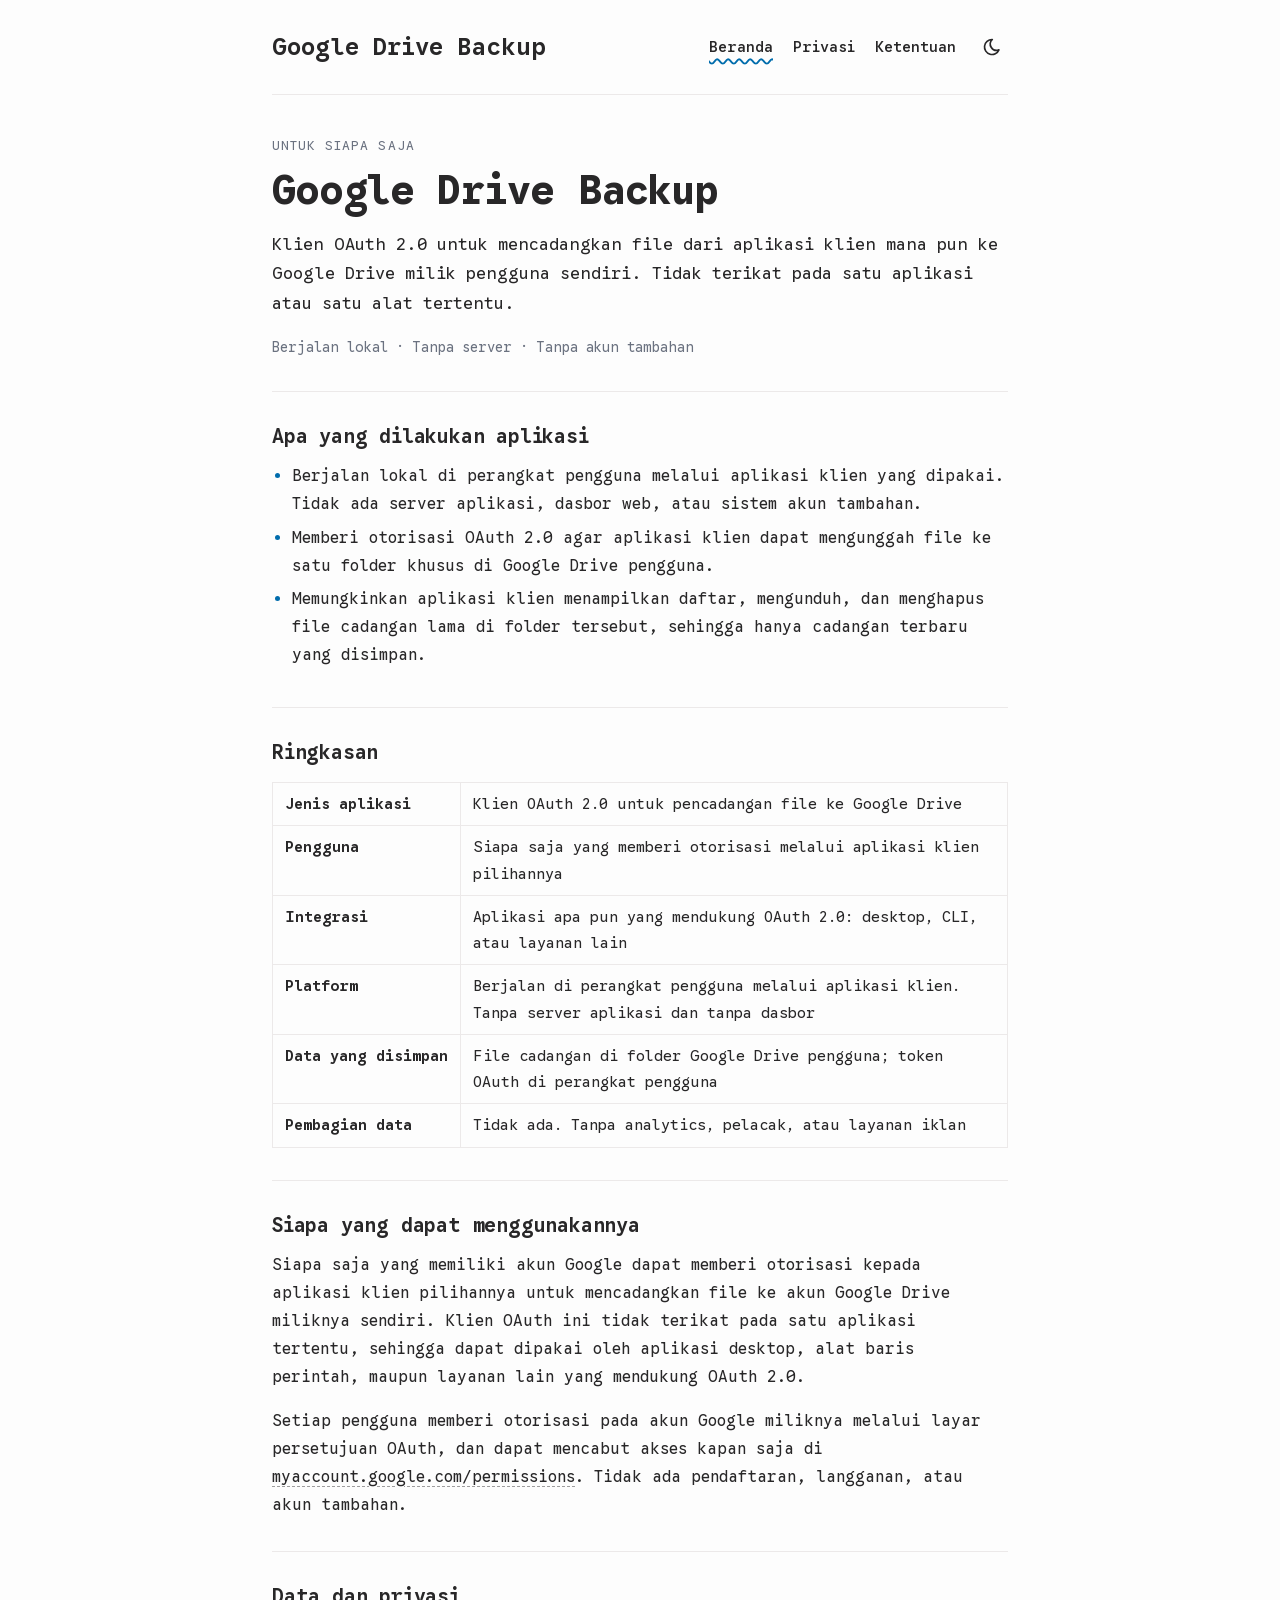
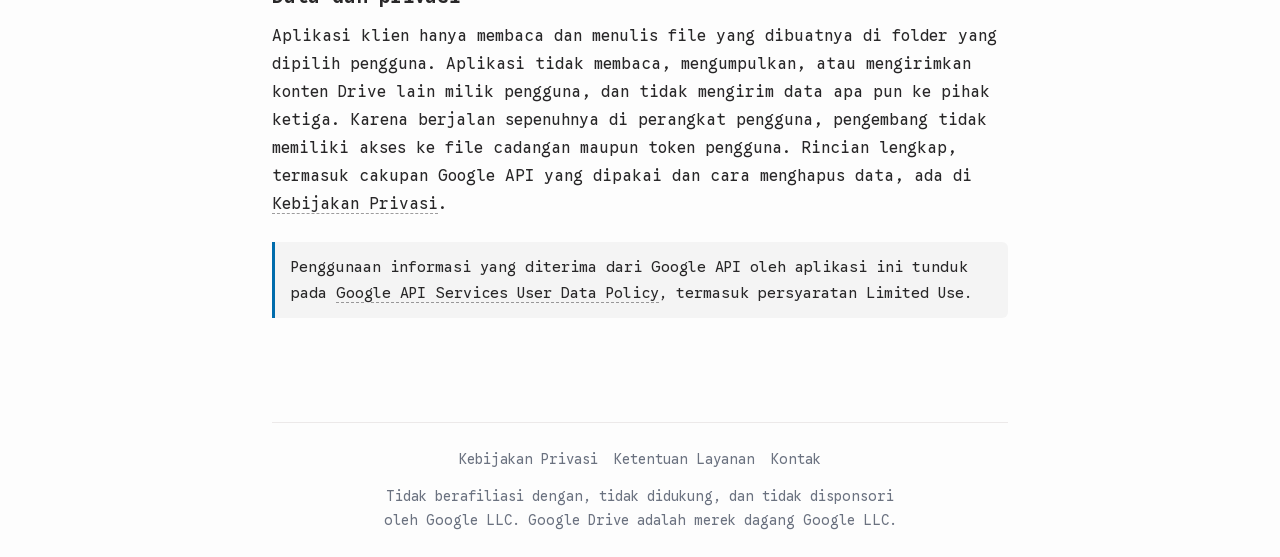
<file: index.html>
<!doctype html>
<html lang="id">
<head>
<meta charset="utf-8">
<meta name="viewport" content="width=device-width, initial-scale=1">
<title>Google Drive Backup</title>
<meta name="description" content="Halaman utama klien OAuth 2.0 yang dapat dipakai aplikasi mana pun untuk mencadangkan file ke Google Drive milik pengguna sendiri.">
<meta name="color-scheme" content="light dark">
<meta name="theme-color" content="#fdfdfd">
<link rel="icon" type="image/svg+xml" href="./assets/favicon.svg">
<script>
  (function () {
    try {
      var theme = localStorage.getItem("theme");
      if (!theme) {
        theme = window.matchMedia("(prefers-color-scheme: dark)").matches
          ? "dark"
          : "light";
      }
      document.documentElement.setAttribute("data-theme", theme);
    } catch (error) {}
  })();
</script>
<link rel="stylesheet" href="./assets/style.css">
</head>
<body>
<a class="skip-link" href="#main-content">Lewati ke konten</a>

<header class="app-layout">
  <div class="header-inner">
    <a class="site-title" href="./index.html">Google Drive Backup</a>
    <nav aria-label="Navigasi utama">
      <ul class="nav-list">
        <li><a href="./index.html" aria-current="page">Beranda</a></li>
        <li><a href="./privacy.html">Privasi</a></li>
        <li><a href="./terms.html">Ketentuan</a></li>
        <li>
          <button id="theme-btn" class="theme-btn" type="button" aria-label="Ganti tema">
            <svg class="icon-moon" xmlns="http://www.w3.org/2000/svg" viewBox="0 0 24 24" fill="none" stroke="currentColor" stroke-width="2" stroke-linecap="round" stroke-linejoin="round" aria-hidden="true">
              <path d="M12 3c.132 0 .263 0 .393 0a7.5 7.5 0 0 0 7.92 12.446a9 9 0 1 1 -8.313 -12.454z" />
            </svg>
            <svg class="icon-sun" xmlns="http://www.w3.org/2000/svg" viewBox="0 0 24 24" fill="none" stroke="currentColor" stroke-width="2" stroke-linecap="round" stroke-linejoin="round" aria-hidden="true">
              <path d="M14.828 14.828a4 4 0 1 0 -5.656 -5.656a4 4 0 0 0 5.656 5.656z" />
              <path d="M6.343 17.657l-1.414 1.414" />
              <path d="M6.343 6.343l-1.414 -1.414" />
              <path d="M17.657 6.343l1.414 -1.414" />
              <path d="M17.657 17.657l1.414 1.414" />
              <path d="M4 12h-2" />
              <path d="M12 4v-2" />
              <path d="M20 12h2" />
              <path d="M12 20v2" />
            </svg>
          </button>
        </li>
      </ul>
    </nav>
  </div>
</header>

<main id="main-content" class="app-layout">
  <section class="hero">
    <p class="eyebrow">Untuk siapa saja</p>
    <h1>Google Drive Backup</h1>
    <p class="lede">
      Klien OAuth 2.0 untuk mencadangkan file dari aplikasi klien mana pun ke Google Drive
      milik pengguna sendiri. Tidak terikat pada satu aplikasi atau satu alat tertentu.
    </p>
    <p class="meta">Berjalan lokal &middot; Tanpa server &middot; Tanpa akun tambahan</p>
  </section>

  <section class="section">
    <h2>Apa yang dilakukan aplikasi</h2>
    <ul>
      <li>Berjalan lokal di perangkat pengguna melalui aplikasi klien yang dipakai. Tidak ada server aplikasi, dasbor web, atau sistem akun tambahan.</li>
      <li>Memberi otorisasi OAuth 2.0 agar aplikasi klien dapat mengunggah file ke satu folder khusus di Google Drive pengguna.</li>
      <li>Memungkinkan aplikasi klien menampilkan daftar, mengunduh, dan menghapus file cadangan lama di folder tersebut, sehingga hanya cadangan terbaru yang disimpan.</li>
    </ul>
  </section>

  <section class="section">
    <h2>Ringkasan</h2>
    <div class="table-wrap">
      <table>
        <tbody>
          <tr>
            <th scope="row">Jenis aplikasi</th>
            <td>Klien OAuth 2.0 untuk pencadangan file ke Google Drive</td>
          </tr>
          <tr>
            <th scope="row">Pengguna</th>
            <td>Siapa saja yang memberi otorisasi melalui aplikasi klien pilihannya</td>
          </tr>
          <tr>
            <th scope="row">Integrasi</th>
            <td>Aplikasi apa pun yang mendukung OAuth 2.0: desktop, CLI, atau layanan lain</td>
          </tr>
          <tr>
            <th scope="row">Platform</th>
            <td>Berjalan di perangkat pengguna melalui aplikasi klien. Tanpa server aplikasi dan tanpa dasbor</td>
          </tr>
          <tr>
            <th scope="row">Data yang disimpan</th>
            <td>File cadangan di folder Google Drive pengguna; token OAuth di perangkat pengguna</td>
          </tr>
          <tr>
            <th scope="row">Pembagian data</th>
            <td>Tidak ada. Tanpa analytics, pelacak, atau layanan iklan</td>
          </tr>
        </tbody>
      </table>
    </div>
  </section>

  <section class="section">
    <h2>Siapa yang dapat menggunakannya</h2>
    <p>
      Siapa saja yang memiliki akun Google dapat memberi otorisasi kepada aplikasi klien pilihannya
      untuk mencadangkan file ke akun Google Drive miliknya sendiri. Klien OAuth ini tidak terikat
      pada satu aplikasi tertentu, sehingga dapat dipakai oleh aplikasi desktop, alat baris perintah,
      maupun layanan lain yang mendukung OAuth 2.0.
    </p>
    <p>
      Setiap pengguna memberi otorisasi pada akun Google miliknya melalui layar persetujuan OAuth,
      dan dapat mencabut akses kapan saja di
      <a href="https://myaccount.google.com/permissions">myaccount.google.com/permissions</a>.
      Tidak ada pendaftaran, langganan, atau akun tambahan.
    </p>
  </section>

  <section class="section">
    <h2>Data dan privasi</h2>
    <p>
      Aplikasi klien hanya membaca dan menulis file yang dibuatnya di folder yang dipilih pengguna.
      Aplikasi tidak membaca, mengumpulkan, atau mengirimkan konten Drive lain milik pengguna,
      dan tidak mengirim data apa pun ke pihak ketiga. Karena berjalan sepenuhnya di perangkat
      pengguna, pengembang tidak memiliki akses ke file cadangan maupun token pengguna.
      Rincian lengkap, termasuk cakupan Google API yang dipakai dan cara menghapus data, ada di
      <a href="./privacy.html">Kebijakan Privasi</a>.
    </p>
    <div class="note">
      <p>
        Penggunaan informasi yang diterima dari Google API oleh aplikasi ini tunduk pada
        <a href="https://developers.google.com/terms/api-services-user-data-policy">Google API Services User Data Policy</a>,
        termasuk persyaratan Limited Use.
      </p>
    </div>
  </section>
</main>

<footer class="app-layout">
  <div class="footer-inner">
    <ul class="footer-links">
      <li><a href="./privacy.html">Kebijakan Privasi</a></li>
      <li><a href="./terms.html">Ketentuan Layanan</a></li>
      <li><a href="mailto:arvib@fazriansyah.eu.org">Kontak</a></li>
    </ul>
    <p>
      Tidak berafiliasi dengan, tidak didukung, dan tidak disponsori oleh Google LLC.
      Google Drive adalah merek dagang Google LLC.
    </p>
  </div>
</footer>

<script src="./assets/theme.js" defer></script>
</body>
</html>
</file>
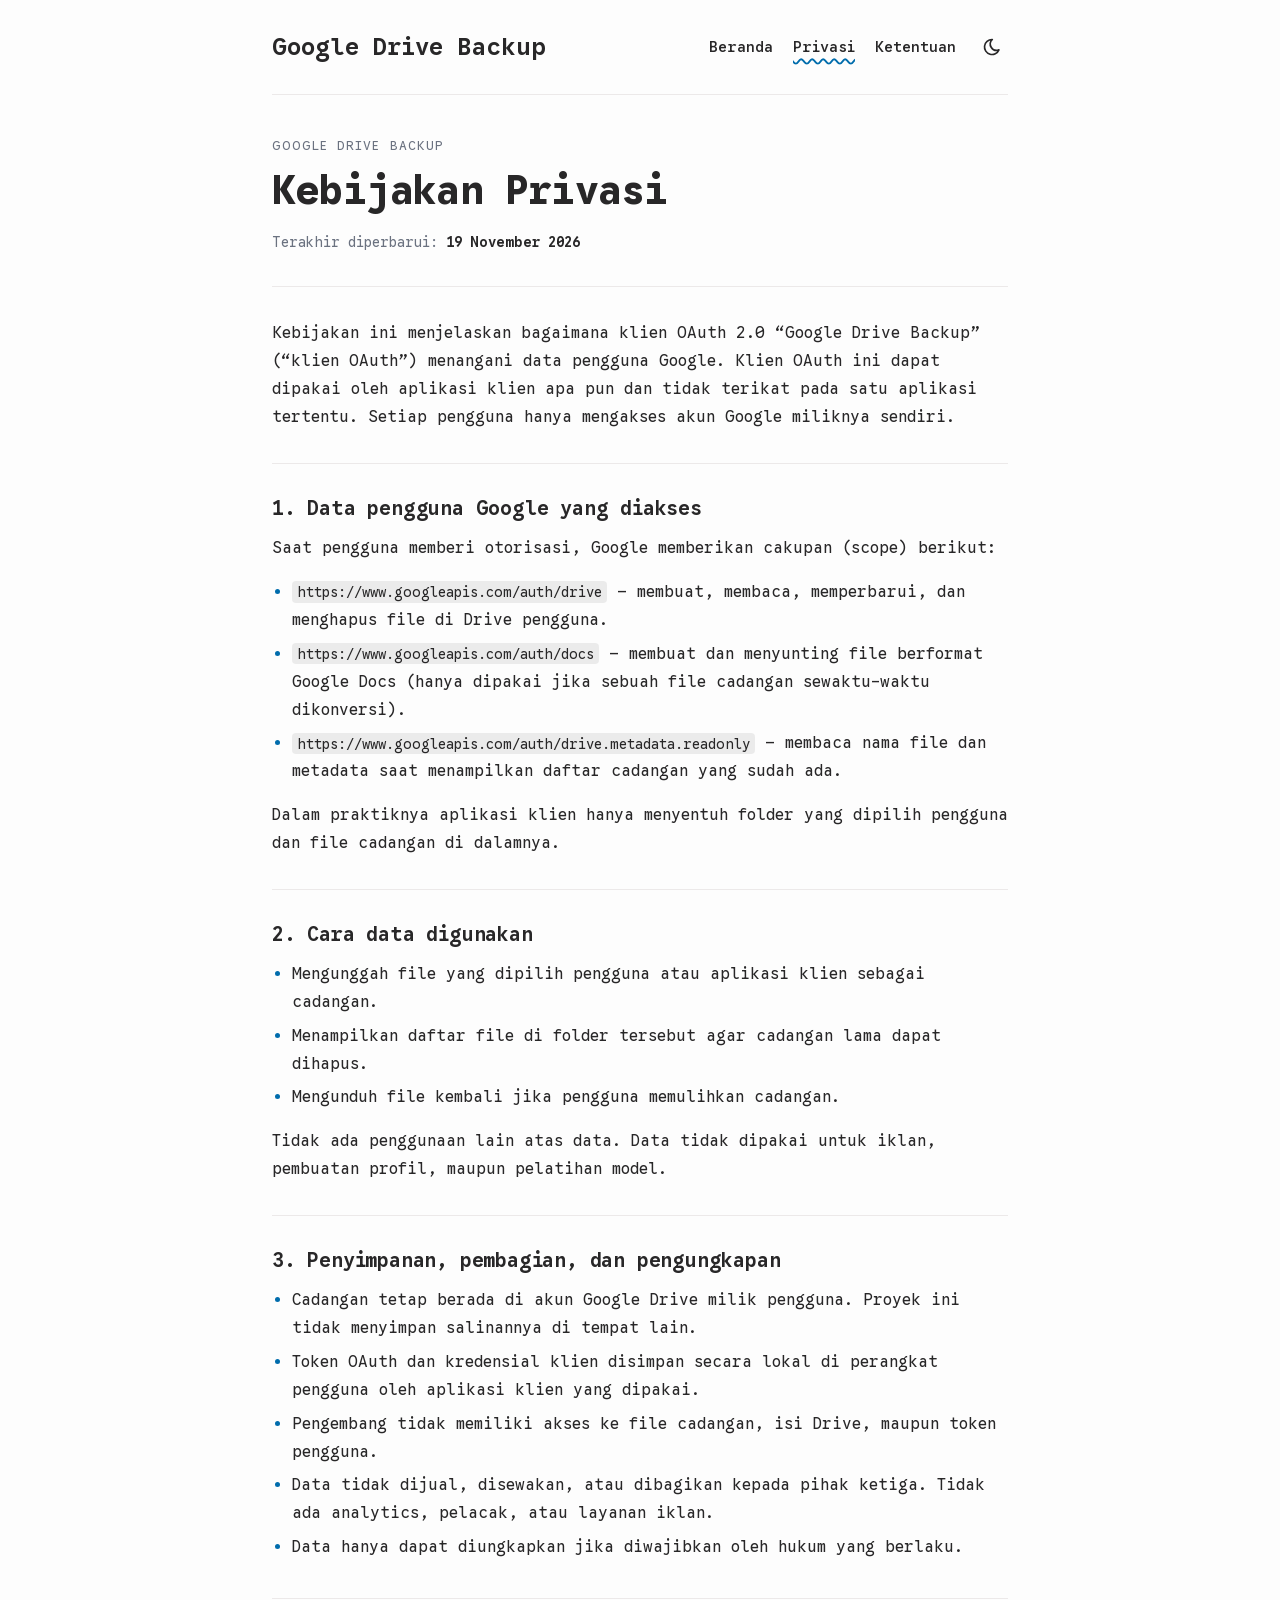
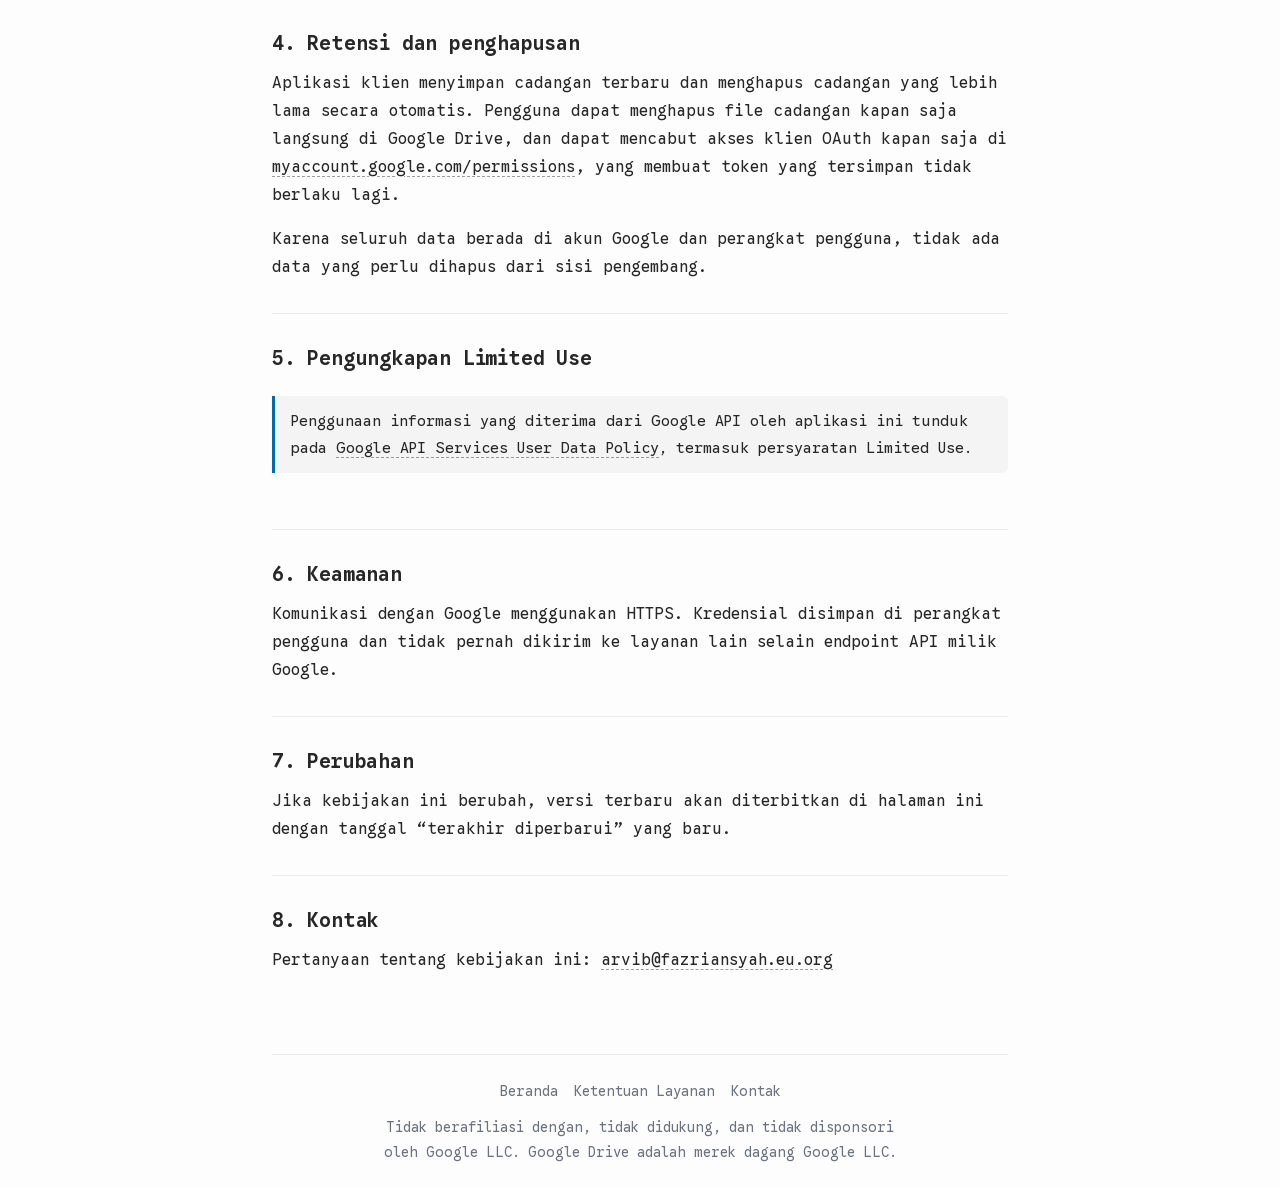
<file: privacy.html>
<!doctype html>
<html lang="id">
<head>
<meta charset="utf-8">
<meta name="viewport" content="width=device-width, initial-scale=1">
<title>Kebijakan Privasi &mdash; Google Drive Backup</title>
<meta name="description" content="Kebijakan privasi klien OAuth 2.0 yang dapat dipakai aplikasi mana pun untuk mencadangkan file ke Google Drive milik pengguna sendiri.">
<meta name="color-scheme" content="light dark">
<meta name="theme-color" content="#fdfdfd">
<link rel="icon" type="image/svg+xml" href="./assets/favicon.svg">
<script>
  (function () {
    try {
      var theme = localStorage.getItem("theme");
      if (!theme) {
        theme = window.matchMedia("(prefers-color-scheme: dark)").matches
          ? "dark"
          : "light";
      }
      document.documentElement.setAttribute("data-theme", theme);
    } catch (error) {}
  })();
</script>
<link rel="stylesheet" href="./assets/style.css">
</head>
<body>
<a class="skip-link" href="#main-content">Lewati ke konten</a>

<header class="app-layout">
  <div class="header-inner">
    <a class="site-title" href="./index.html">Google Drive Backup</a>
    <nav aria-label="Navigasi utama">
      <ul class="nav-list">
        <li><a href="./index.html">Beranda</a></li>
        <li><a href="./privacy.html" aria-current="page">Privasi</a></li>
        <li><a href="./terms.html">Ketentuan</a></li>
        <li>
          <button id="theme-btn" class="theme-btn" type="button" aria-label="Ganti tema">
            <svg class="icon-moon" xmlns="http://www.w3.org/2000/svg" viewBox="0 0 24 24" fill="none" stroke="currentColor" stroke-width="2" stroke-linecap="round" stroke-linejoin="round" aria-hidden="true">
              <path d="M12 3c.132 0 .263 0 .393 0a7.5 7.5 0 0 0 7.92 12.446a9 9 0 1 1 -8.313 -12.454z" />
            </svg>
            <svg class="icon-sun" xmlns="http://www.w3.org/2000/svg" viewBox="0 0 24 24" fill="none" stroke="currentColor" stroke-width="2" stroke-linecap="round" stroke-linejoin="round" aria-hidden="true">
              <path d="M14.828 14.828a4 4 0 1 0 -5.656 -5.656a4 4 0 0 0 5.656 5.656z" />
              <path d="M6.343 17.657l-1.414 1.414" />
              <path d="M6.343 6.343l-1.414 -1.414" />
              <path d="M17.657 6.343l1.414 -1.414" />
              <path d="M17.657 17.657l1.414 1.414" />
              <path d="M4 12h-2" />
              <path d="M12 4v-2" />
              <path d="M20 12h2" />
              <path d="M12 20v2" />
            </svg>
          </button>
        </li>
      </ul>
    </nav>
  </div>
</header>

<main id="main-content" class="app-layout">
  <section class="hero">
    <p class="eyebrow">Google Drive Backup</p>
    <h1>Kebijakan Privasi</h1>
    <p class="meta">Terakhir diperbarui: <strong>19 November 2026</strong></p>
  </section>

  <section class="section">
    <p>
      Kebijakan ini menjelaskan bagaimana klien OAuth 2.0 &ldquo;Google Drive Backup&rdquo;
      (&ldquo;klien OAuth&rdquo;) menangani data pengguna Google. Klien OAuth ini dapat dipakai oleh
      aplikasi klien apa pun dan tidak terikat pada satu aplikasi tertentu. Setiap pengguna hanya
      mengakses akun Google miliknya sendiri.
    </p>
  </section>

  <section class="section">
    <h2>1. Data pengguna Google yang diakses</h2>
    <p>Saat pengguna memberi otorisasi, Google memberikan cakupan (scope) berikut:</p>
    <ul>
      <li><code>https://www.googleapis.com/auth/drive</code> &mdash; membuat, membaca, memperbarui, dan menghapus file di Drive pengguna.</li>
      <li><code>https://www.googleapis.com/auth/docs</code> &mdash; membuat dan menyunting file berformat Google Docs (hanya dipakai jika sebuah file cadangan sewaktu-waktu dikonversi).</li>
      <li><code>https://www.googleapis.com/auth/drive.metadata.readonly</code> &mdash; membaca nama file dan metadata saat menampilkan daftar cadangan yang sudah ada.</li>
    </ul>
    <p>Dalam praktiknya aplikasi klien hanya menyentuh folder yang dipilih pengguna dan file cadangan di dalamnya.</p>
  </section>

  <section class="section">
    <h2>2. Cara data digunakan</h2>
    <ul>
      <li>Mengunggah file yang dipilih pengguna atau aplikasi klien sebagai cadangan.</li>
      <li>Menampilkan daftar file di folder tersebut agar cadangan lama dapat dihapus.</li>
      <li>Mengunduh file kembali jika pengguna memulihkan cadangan.</li>
    </ul>
    <p>
      Tidak ada penggunaan lain atas data. Data tidak dipakai untuk iklan, pembuatan profil,
      maupun pelatihan model.
    </p>
  </section>

  <section class="section">
    <h2>3. Penyimpanan, pembagian, dan pengungkapan</h2>
    <ul>
      <li>Cadangan tetap berada di akun Google Drive milik pengguna. Proyek ini tidak menyimpan salinannya di tempat lain.</li>
      <li>Token OAuth dan kredensial klien disimpan secara lokal di perangkat pengguna oleh aplikasi klien yang dipakai.</li>
      <li>Pengembang tidak memiliki akses ke file cadangan, isi Drive, maupun token pengguna.</li>
      <li>Data tidak dijual, disewakan, atau dibagikan kepada pihak ketiga. Tidak ada analytics, pelacak, atau layanan iklan.</li>
      <li>Data hanya dapat diungkapkan jika diwajibkan oleh hukum yang berlaku.</li>
    </ul>
  </section>

  <section class="section">
    <h2>4. Retensi dan penghapusan</h2>
    <p>
      Aplikasi klien menyimpan cadangan terbaru dan menghapus cadangan yang lebih lama secara otomatis.
      Pengguna dapat menghapus file cadangan kapan saja langsung di Google Drive, dan dapat mencabut
      akses klien OAuth kapan saja di
      <a href="https://myaccount.google.com/permissions">myaccount.google.com/permissions</a>,
      yang membuat token yang tersimpan tidak berlaku lagi.
    </p>
    <p>
      Karena seluruh data berada di akun Google dan perangkat pengguna, tidak ada data yang perlu
      dihapus dari sisi pengembang.
    </p>
  </section>

  <section class="section">
    <h2>5. Pengungkapan Limited Use</h2>
    <div class="note">
      <p>
        Penggunaan informasi yang diterima dari Google API oleh aplikasi ini tunduk pada
        <a href="https://developers.google.com/terms/api-services-user-data-policy">Google API Services User Data Policy</a>,
        termasuk persyaratan Limited Use.
      </p>
    </div>
  </section>

  <section class="section">
    <h2>6. Keamanan</h2>
    <p>
      Komunikasi dengan Google menggunakan HTTPS. Kredensial disimpan di perangkat pengguna dan tidak
      pernah dikirim ke layanan lain selain endpoint API milik Google.
    </p>
  </section>

  <section class="section">
    <h2>7. Perubahan</h2>
    <p>
      Jika kebijakan ini berubah, versi terbaru akan diterbitkan di halaman ini dengan tanggal
      &ldquo;terakhir diperbarui&rdquo; yang baru.
    </p>
  </section>

  <section class="section">
    <h2>8. Kontak</h2>
    <p>
      Pertanyaan tentang kebijakan ini:
      <a href="mailto:arvib@fazriansyah.eu.org">arvib@fazriansyah.eu.org</a>
    </p>
  </section>
</main>

<footer class="app-layout">
  <div class="footer-inner">
    <ul class="footer-links">
      <li><a href="./index.html">Beranda</a></li>
      <li><a href="./terms.html">Ketentuan Layanan</a></li>
      <li><a href="mailto:arvib@fazriansyah.eu.org">Kontak</a></li>
    </ul>
    <p>
      Tidak berafiliasi dengan, tidak didukung, dan tidak disponsori oleh Google LLC.
      Google Drive adalah merek dagang Google LLC.
    </p>
  </div>
</footer>

<script src="./assets/theme.js" defer></script>
</body>
</html>
</file>
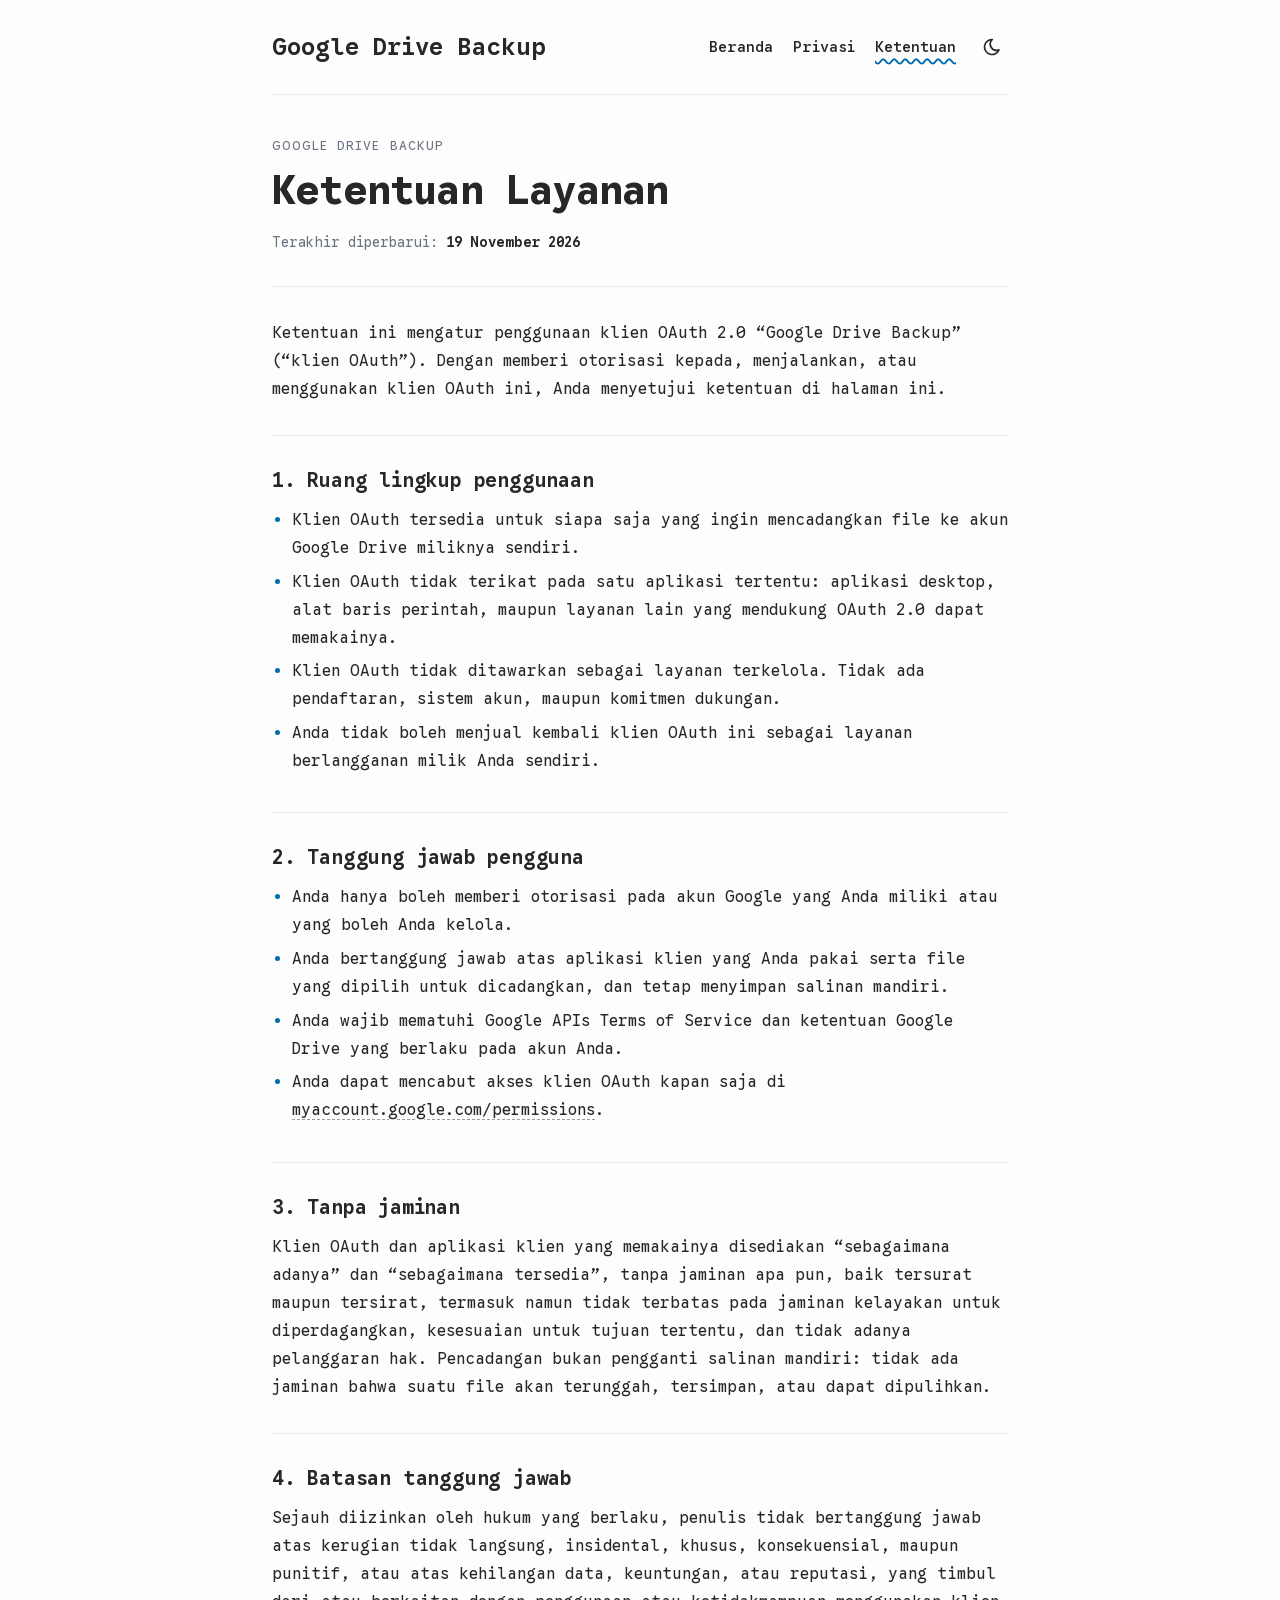
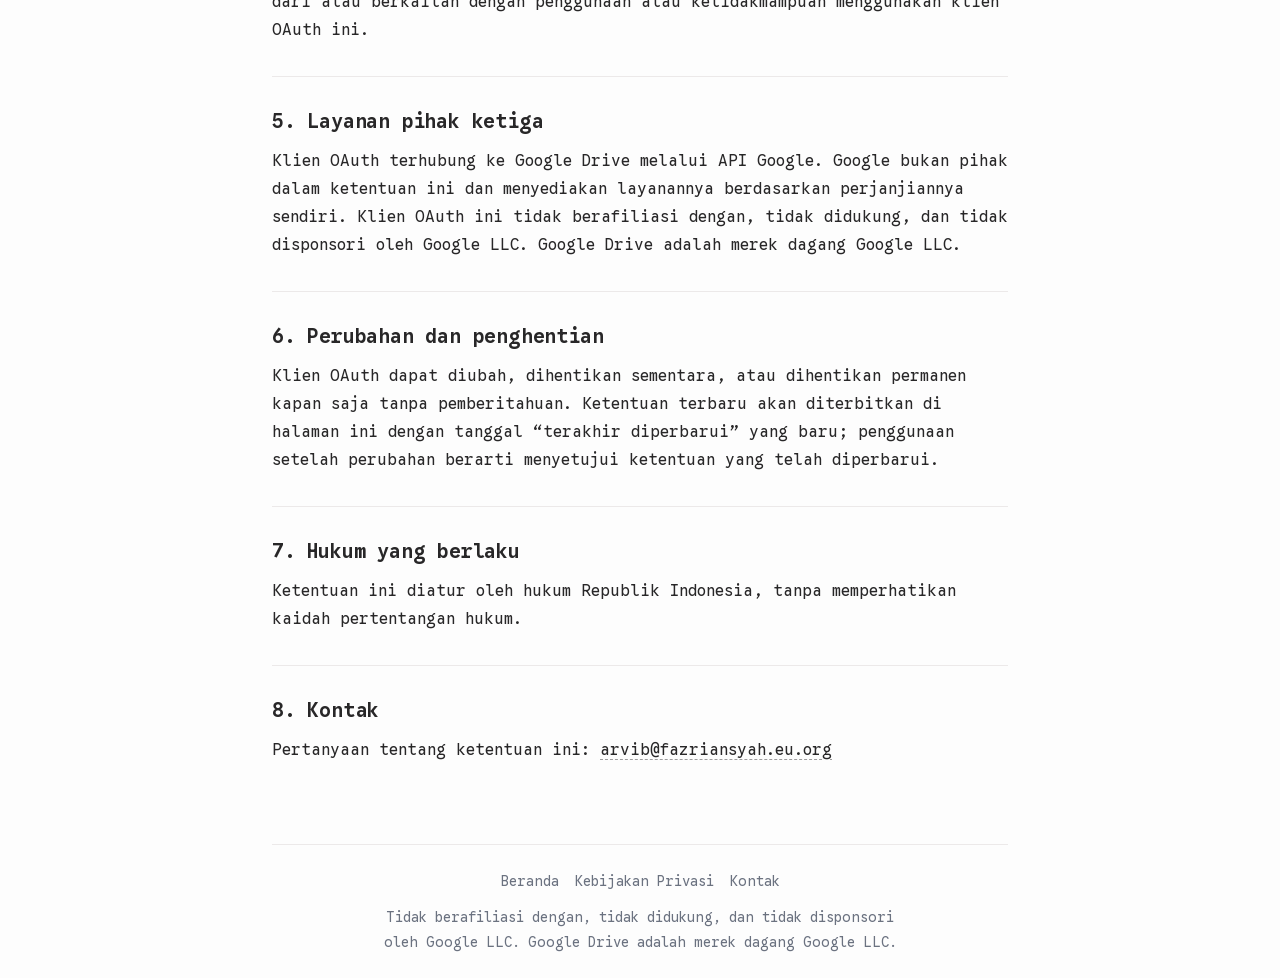
<file: terms.html>
<!doctype html>
<html lang="id">
<head>
<meta charset="utf-8">
<meta name="viewport" content="width=device-width, initial-scale=1">
<title>Ketentuan Layanan &mdash; Google Drive Backup</title>
<meta name="description" content="Ketentuan layanan klien OAuth 2.0 yang dapat dipakai aplikasi mana pun untuk mencadangkan file ke Google Drive milik pengguna sendiri.">
<meta name="color-scheme" content="light dark">
<meta name="theme-color" content="#fdfdfd">
<link rel="icon" type="image/svg+xml" href="./assets/favicon.svg">
<script>
  (function () {
    try {
      var theme = localStorage.getItem("theme");
      if (!theme) {
        theme = window.matchMedia("(prefers-color-scheme: dark)").matches
          ? "dark"
          : "light";
      }
      document.documentElement.setAttribute("data-theme", theme);
    } catch (error) {}
  })();
</script>
<link rel="stylesheet" href="./assets/style.css">
</head>
<body>
<a class="skip-link" href="#main-content">Lewati ke konten</a>

<header class="app-layout">
  <div class="header-inner">
    <a class="site-title" href="./index.html">Google Drive Backup</a>
    <nav aria-label="Navigasi utama">
      <ul class="nav-list">
        <li><a href="./index.html">Beranda</a></li>
        <li><a href="./privacy.html">Privasi</a></li>
        <li><a href="./terms.html" aria-current="page">Ketentuan</a></li>
        <li>
          <button id="theme-btn" class="theme-btn" type="button" aria-label="Ganti tema">
            <svg class="icon-moon" xmlns="http://www.w3.org/2000/svg" viewBox="0 0 24 24" fill="none" stroke="currentColor" stroke-width="2" stroke-linecap="round" stroke-linejoin="round" aria-hidden="true">
              <path d="M12 3c.132 0 .263 0 .393 0a7.5 7.5 0 0 0 7.92 12.446a9 9 0 1 1 -8.313 -12.454z" />
            </svg>
            <svg class="icon-sun" xmlns="http://www.w3.org/2000/svg" viewBox="0 0 24 24" fill="none" stroke="currentColor" stroke-width="2" stroke-linecap="round" stroke-linejoin="round" aria-hidden="true">
              <path d="M14.828 14.828a4 4 0 1 0 -5.656 -5.656a4 4 0 0 0 5.656 5.656z" />
              <path d="M6.343 17.657l-1.414 1.414" />
              <path d="M6.343 6.343l-1.414 -1.414" />
              <path d="M17.657 6.343l1.414 -1.414" />
              <path d="M17.657 17.657l1.414 1.414" />
              <path d="M4 12h-2" />
              <path d="M12 4v-2" />
              <path d="M20 12h2" />
              <path d="M12 20v2" />
            </svg>
          </button>
        </li>
      </ul>
    </nav>
  </div>
</header>

<main id="main-content" class="app-layout">
  <section class="hero">
    <p class="eyebrow">Google Drive Backup</p>
    <h1>Ketentuan Layanan</h1>
    <p class="meta">Terakhir diperbarui: <strong>19 November 2026</strong></p>
  </section>

  <section class="section">
    <p>
      Ketentuan ini mengatur penggunaan klien OAuth 2.0 &ldquo;Google Drive Backup&rdquo;
      (&ldquo;klien OAuth&rdquo;). Dengan memberi otorisasi kepada, menjalankan, atau menggunakan
      klien OAuth ini, Anda menyetujui ketentuan di halaman ini.
    </p>
  </section>

  <section class="section">
    <h2>1. Ruang lingkup penggunaan</h2>
    <ul>
      <li>Klien OAuth tersedia untuk siapa saja yang ingin mencadangkan file ke akun Google Drive miliknya sendiri.</li>
      <li>Klien OAuth tidak terikat pada satu aplikasi tertentu: aplikasi desktop, alat baris perintah, maupun layanan lain yang mendukung OAuth 2.0 dapat memakainya.</li>
      <li>Klien OAuth tidak ditawarkan sebagai layanan terkelola. Tidak ada pendaftaran, sistem akun, maupun komitmen dukungan.</li>
      <li>Anda tidak boleh menjual kembali klien OAuth ini sebagai layanan berlangganan milik Anda sendiri.</li>
    </ul>
  </section>

  <section class="section">
    <h2>2. Tanggung jawab pengguna</h2>
    <ul>
      <li>Anda hanya boleh memberi otorisasi pada akun Google yang Anda miliki atau yang boleh Anda kelola.</li>
      <li>Anda bertanggung jawab atas aplikasi klien yang Anda pakai serta file yang dipilih untuk dicadangkan, dan tetap menyimpan salinan mandiri.</li>
      <li>Anda wajib mematuhi Google APIs Terms of Service dan ketentuan Google Drive yang berlaku pada akun Anda.</li>
      <li>Anda dapat mencabut akses klien OAuth kapan saja di <a href="https://myaccount.google.com/permissions">myaccount.google.com/permissions</a>.</li>
    </ul>
  </section>

  <section class="section">
    <h2>3. Tanpa jaminan</h2>
    <p>
      Klien OAuth dan aplikasi klien yang memakainya disediakan &ldquo;sebagaimana adanya&rdquo; dan
      &ldquo;sebagaimana tersedia&rdquo;, tanpa jaminan apa pun, baik tersurat maupun tersirat, termasuk
      namun tidak terbatas pada jaminan kelayakan untuk diperdagangkan, kesesuaian untuk tujuan tertentu,
      dan tidak adanya pelanggaran hak. Pencadangan bukan pengganti salinan mandiri: tidak ada jaminan
      bahwa suatu file akan terunggah, tersimpan, atau dapat dipulihkan.
    </p>
  </section>

  <section class="section">
    <h2>4. Batasan tanggung jawab</h2>
    <p>
      Sejauh diizinkan oleh hukum yang berlaku, penulis tidak bertanggung jawab atas kerugian tidak
      langsung, insidental, khusus, konsekuensial, maupun punitif, atau atas kehilangan data, keuntungan,
      atau reputasi, yang timbul dari atau berkaitan dengan penggunaan atau ketidakmampuan menggunakan
      klien OAuth ini.
    </p>
  </section>

  <section class="section">
    <h2>5. Layanan pihak ketiga</h2>
    <p>
      Klien OAuth terhubung ke Google Drive melalui API Google. Google bukan pihak dalam ketentuan
      ini dan menyediakan layanannya berdasarkan perjanjiannya sendiri. Klien OAuth ini tidak
      berafiliasi dengan, tidak didukung, dan tidak disponsori oleh Google LLC. Google Drive adalah
      merek dagang Google LLC.
    </p>
  </section>

  <section class="section">
    <h2>6. Perubahan dan penghentian</h2>
    <p>
      Klien OAuth dapat diubah, dihentikan sementara, atau dihentikan permanen kapan saja tanpa
      pemberitahuan. Ketentuan terbaru akan diterbitkan di halaman ini dengan tanggal
      &ldquo;terakhir diperbarui&rdquo; yang baru; penggunaan setelah perubahan berarti menyetujui
      ketentuan yang telah diperbarui.
    </p>
  </section>

  <section class="section">
    <h2>7. Hukum yang berlaku</h2>
    <p>
      Ketentuan ini diatur oleh hukum Republik Indonesia, tanpa memperhatikan kaidah pertentangan hukum.
    </p>
  </section>

  <section class="section">
    <h2>8. Kontak</h2>
    <p>
      Pertanyaan tentang ketentuan ini:
      <a href="mailto:arvib@fazriansyah.eu.org">arvib@fazriansyah.eu.org</a>
    </p>
  </section>
</main>

<footer class="app-layout">
  <div class="footer-inner">
    <ul class="footer-links">
      <li><a href="./index.html">Beranda</a></li>
      <li><a href="./privacy.html">Kebijakan Privasi</a></li>
      <li><a href="mailto:arvib@fazriansyah.eu.org">Kontak</a></li>
    </ul>
    <p>
      Tidak berafiliasi dengan, tidak didukung, dan tidak disponsori oleh Google LLC.
      Google Drive adalah merek dagang Google LLC.
    </p>
  </div>
</footer>

<script src="./assets/theme.js" defer></script>
</body>
</html>
</file>
<file: assets/style.css>
/* ------------------------------------------------------------------
   Theme adapted from Astro Paper (https://github.com/satnaing/astro-paper)
   MIT licensed. Tokens and layout mirror src/styles/theme.css.
   ------------------------------------------------------------------ */

@font-face {
  font-family: "Google Sans Code";
  font-style: normal;
  font-weight: 300 800;
  font-display: swap;
  src: url("./fonts/google-sans-code-latin.woff2") format("woff2");
  unicode-range: U+0000-00FF, U+0131, U+0152-0153, U+02BB-02BC, U+02C6, U+02DA,
    U+02DC, U+0304, U+0308, U+0329, U+2000-206F, U+20AC, U+2122, U+2191, U+2193,
    U+2212, U+2215, U+FEFF, U+FFFD;
}

:root {
  color-scheme: light;
  --background: #fdfdfd;
  --foreground: #282728;
  --accent: #006cac;
  --accent-foreground: #ffffff;
  --muted: #e6e6e6;
  --muted-foreground: #6b7280;
  --border: #ece9e9;
  --max-width: 48rem;
}

[data-theme="dark"] {
  color-scheme: dark;
  --background: #212737;
  --foreground: #eaedf3;
  --accent: #ff6b01;
  --accent-foreground: #ffffff;
  --muted: #343f60;
  --muted-foreground: #afb9ca;
  --border: #ab4b08;
}

/* No-JS fallback: honour the OS preference when no theme was stored. */
@media (prefers-color-scheme: dark) {
  :root:not([data-theme="light"]) {
    color-scheme: dark;
    --background: #212737;
    --foreground: #eaedf3;
    --accent: #ff6b01;
    --accent-foreground: #ffffff;
    --muted: #343f60;
    --muted-foreground: #afb9ca;
    --border: #ab4b08;
  }
}

*,
*::before,
*::after {
  box-sizing: border-box;
}

html {
  -webkit-text-size-adjust: 100%;
  overflow-y: scroll;
  scroll-behavior: smooth;
}

body {
  margin: 0;
  min-height: 100svh;
  display: flex;
  flex-direction: column;
  background-color: var(--background);
  color: var(--foreground);
  font-family: "Google Sans Code", ui-monospace, SFMono-Regular, "SF Mono",
    Menlo, Consolas, "Liberation Mono", monospace;
  font-size: 1rem;
  line-height: 1.75;
  -webkit-font-smoothing: antialiased;
  transition: background-color 0.15s ease, color 0.15s ease;
}

::selection {
  background-color: color-mix(in srgb, var(--accent) 80%, transparent);
  color: var(--accent-foreground);
}

.app-layout {
  width: 100%;
  max-width: var(--max-width);
  margin-inline: auto;
  padding-inline: 1rem;
}

main {
  flex: 1 0 auto;
  padding-bottom: 1rem;
}

/* ---------------------------------------------------------------- links */

a {
  color: inherit;
  text-decoration-line: underline;
  text-decoration-style: dashed;
  text-decoration-thickness: 1px;
  text-underline-offset: 0.25rem;
  text-decoration-color: color-mix(in srgb, currentColor 45%, transparent);
  overflow-wrap: break-word;
}

a:hover {
  color: var(--accent);
  text-decoration-style: solid;
}

a:focus-visible,
button:focus-visible,
[tabindex]:focus-visible {
  outline: 2px dashed var(--accent);
  outline-offset: 2px;
  text-decoration: none;
  border-radius: 0.125rem;
}

.skip-link {
  position: absolute;
  inset-inline-start: 1rem;
  top: -100%;
  z-index: 50;
  padding: 0.5rem 0.75rem;
  background-color: var(--background);
  color: var(--accent);
  text-decoration: none;
}

.skip-link:focus {
  top: 1rem;
}

/* --------------------------------------------------------------- header */

.header-inner {
  border-bottom: 1px solid var(--border);
  padding-block: 1rem;
  display: flex;
  flex-direction: column;
  align-items: center;
  justify-content: space-between;
  gap: 0.5rem;
}

.site-title {
  font-size: 1.25rem;
  line-height: 1.5;
  font-weight: 600;
  text-align: center;
  text-decoration: none;
  white-space: nowrap;
}

.site-title:hover {
  color: var(--accent);
}

.nav-list {
  display: flex;
  flex-wrap: wrap;
  align-items: center;
  justify-content: center;
  gap: 0.25rem 1.25rem;
  list-style: none;
  margin: 0;
  padding: 0;
}

.nav-list > li {
  display: flex;
  align-items: center;
}

.nav-list a {
  display: block;
  padding-block: 0.25rem;
  font-size: 0.95rem;
  font-weight: 500;
  text-decoration: none;
}

.nav-list a:hover {
  color: var(--accent);
}

.nav-list a[aria-current="page"] {
  text-decoration-line: underline;
  text-decoration-style: wavy;
  text-decoration-thickness: 2px;
  text-decoration-color: var(--accent);
  text-underline-offset: 0.4rem;
}

.theme-btn {
  position: relative;
  width: 2rem;
  height: 2rem;
  padding: 0;
  border: 0;
  border-radius: 0.375rem;
  background: none;
  color: inherit;
  cursor: pointer;
}

.theme-btn:hover {
  color: var(--accent);
}

.theme-btn svg {
  position: absolute;
  top: 50%;
  left: 50%;
  width: 1.25rem;
  height: 1.25rem;
  transform: translate(-50%, -50%) rotate(0deg) scale(1);
  transition: transform 0.3s ease, opacity 0.3s ease;
}

.theme-btn .icon-sun {
  opacity: 0;
  transform: translate(-50%, -50%) rotate(90deg) scale(0.6);
}

[data-theme="dark"] .theme-btn .icon-sun {
  opacity: 1;
  transform: translate(-50%, -50%) rotate(0deg) scale(1);
}

[data-theme="dark"] .theme-btn .icon-moon {
  opacity: 0;
  transform: translate(-50%, -50%) rotate(-90deg) scale(0.6);
}

@media (min-width: 640px) {
  .header-inner {
    flex-direction: row;
    align-items: center;
    padding-block: 1.5rem;
  }

  .site-title {
    font-size: 1.5rem;
    line-height: 1.1;
    text-align: start;
  }

  .nav-list {
    justify-content: flex-end;
  }
}

/* ------------------------------------------------------------- typography */

.hero {
  padding-block: 2.5rem 2rem;
}

.eyebrow {
  margin: 0;
  color: var(--muted-foreground);
  font-size: 0.8125rem;
  letter-spacing: 0.08em;
  text-transform: uppercase;
}

h1 {
  margin: 0.5rem 0 1rem;
  font-size: clamp(1.75rem, 1.2rem + 2.4vw, 2.5rem);
  line-height: 1.2;
  font-weight: 700;
  letter-spacing: -0.02em;
}

h2 {
  margin: 0 0 0.75rem;
  font-size: 1.25rem;
  line-height: 1.3;
  font-weight: 600;
  letter-spacing: -0.01em;
}

h3 {
  margin: 1.75rem 0 0.5rem;
  font-size: 1.0625rem;
  font-weight: 600;
  font-style: italic;
}

p {
  margin: 0 0 1rem;
}

p:last-child,
ul:last-child,
table:last-child {
  margin-bottom: 0;
}

.lede {
  font-size: 1.0625rem;
}

.meta {
  color: var(--muted-foreground);
  font-size: 0.875rem;
}

.meta strong {
  color: var(--foreground);
  font-weight: 600;
}

.section {
  padding-block: 2rem;
  border-top: 1px solid var(--border);
}

ul,
ol {
  margin: 0 0 1rem;
  padding-left: 1.25rem;
}

li {
  margin-block: 0.35rem;
}

li::marker {
  color: var(--accent);
}

strong {
  font-weight: 600;
}

code {
  padding: 0.1rem 0.3rem;
  border-radius: 0.25rem;
  background-color: color-mix(in srgb, var(--muted) 75%, transparent);
  font-family: inherit;
  font-size: 0.875em;
  overflow-wrap: break-word;
}

hr {
  margin-block: 2rem;
  border: 0;
  border-top: 1px solid var(--border);
}

.note {
  margin: 1.5rem 0;
  padding: 0.75rem 1rem;
  border-inline-start: 3px solid var(--accent);
  border-radius: 0 0.375rem 0.375rem 0;
  background-color: color-mix(in srgb, var(--muted) 40%, transparent);
  font-size: 0.9375rem;
}

.note p:last-child {
  margin-bottom: 0;
}

.table-wrap {
  margin: 1rem 0 0;
  overflow-x: auto;
}

table {
  width: 100%;
  border-collapse: collapse;
  font-size: 0.9375rem;
}

th,
td {
  padding: 0.5rem 0.75rem;
  border: 1px solid var(--border);
  text-align: left;
  vertical-align: top;
}

th {
  font-weight: 600;
  white-space: nowrap;
}

/* --------------------------------------------------------------- footer */

.footer-inner {
  margin-top: 2rem;
  padding-block: 1.5rem;
  border-top: 1px solid var(--border);
  display: flex;
  flex-direction: column;
  align-items: center;
  gap: 0.75rem;
  color: var(--muted-foreground);
  font-size: 0.875rem;
  text-align: center;
}

.footer-links {
  display: flex;
  flex-wrap: wrap;
  justify-content: center;
  gap: 0.25rem 1rem;
  list-style: none;
  margin: 0;
  padding: 0;
}

.footer-links li {
  margin: 0;
}

.footer-links a {
  text-decoration: none;
}

.footer-links a:hover {
  color: var(--accent);
}

.footer-inner p {
  margin: 0;
  max-width: 34rem;
}

@media (prefers-reduced-motion: reduce) {
  html {
    scroll-behavior: auto;
  }

  *,
  *::before,
  *::after {
    transition-duration: 0.01ms !important;
    animation-duration: 0.01ms !important;
  }
}
</file>
